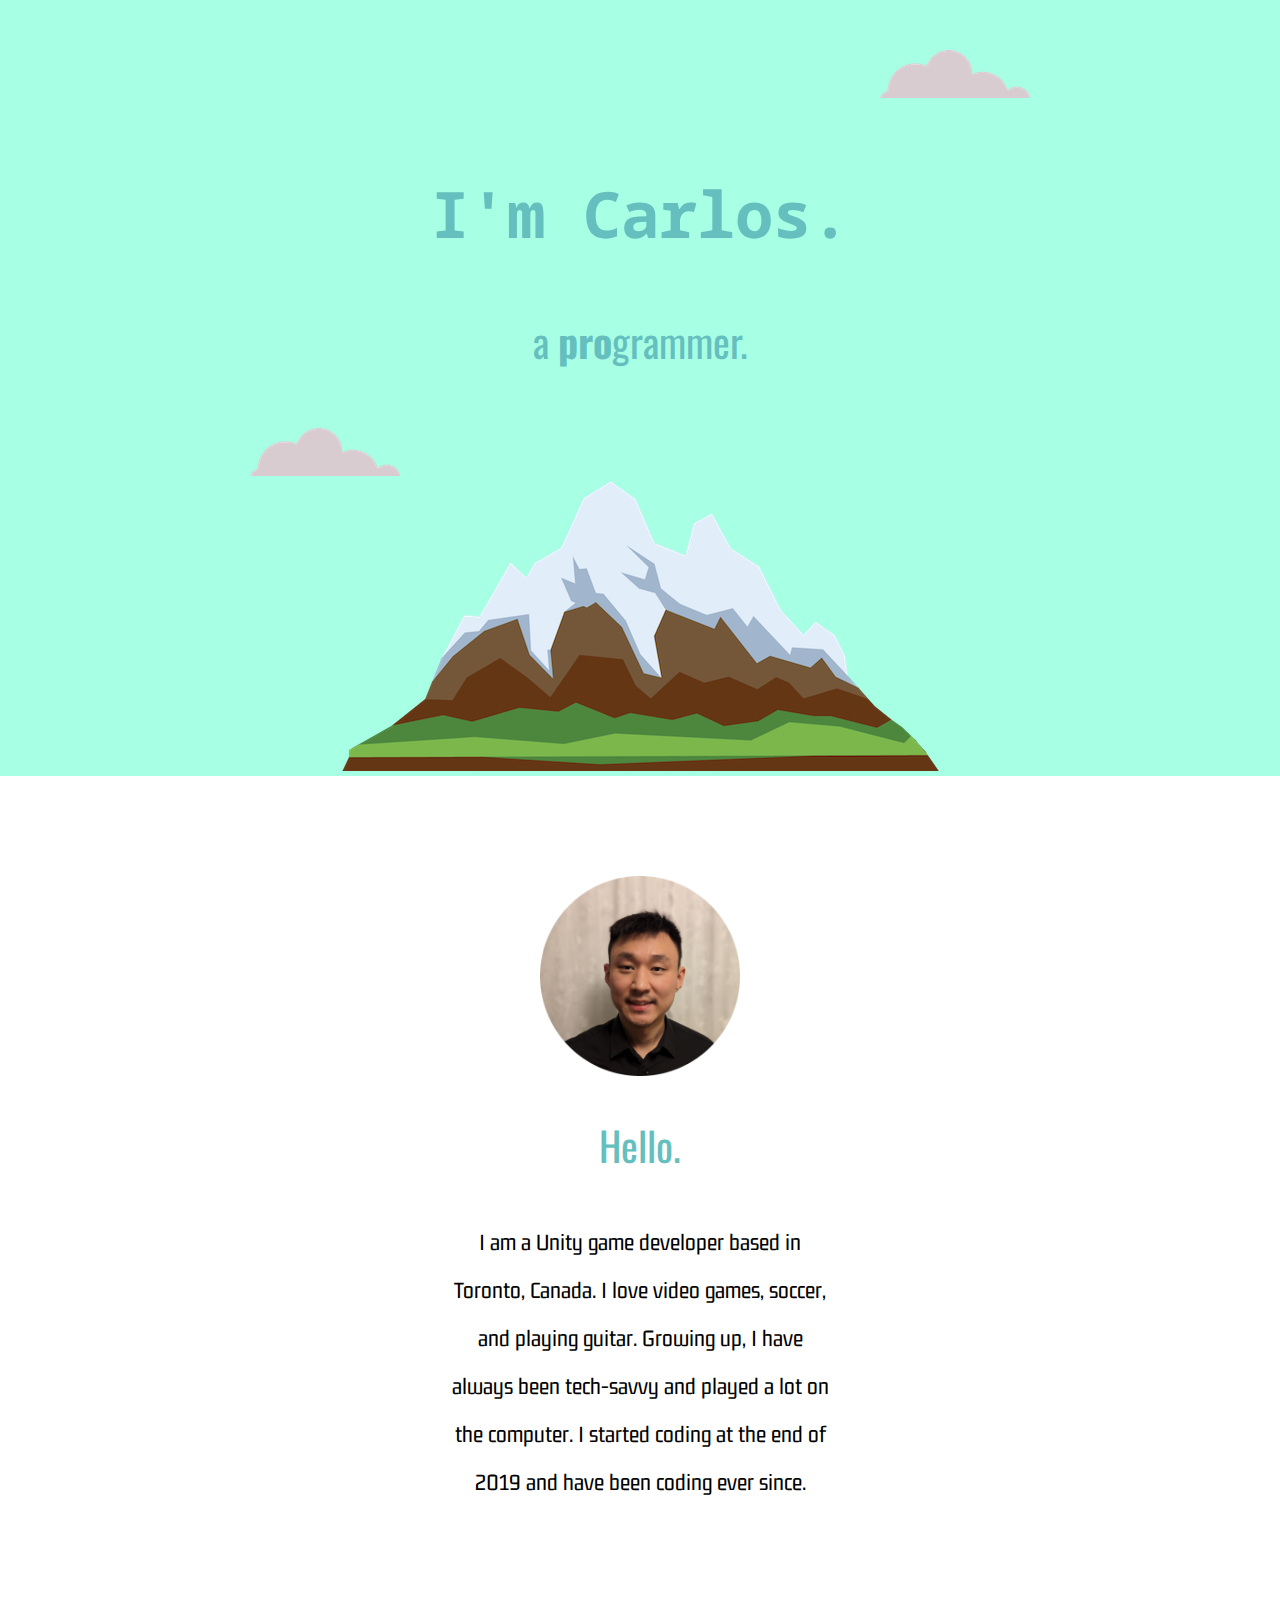
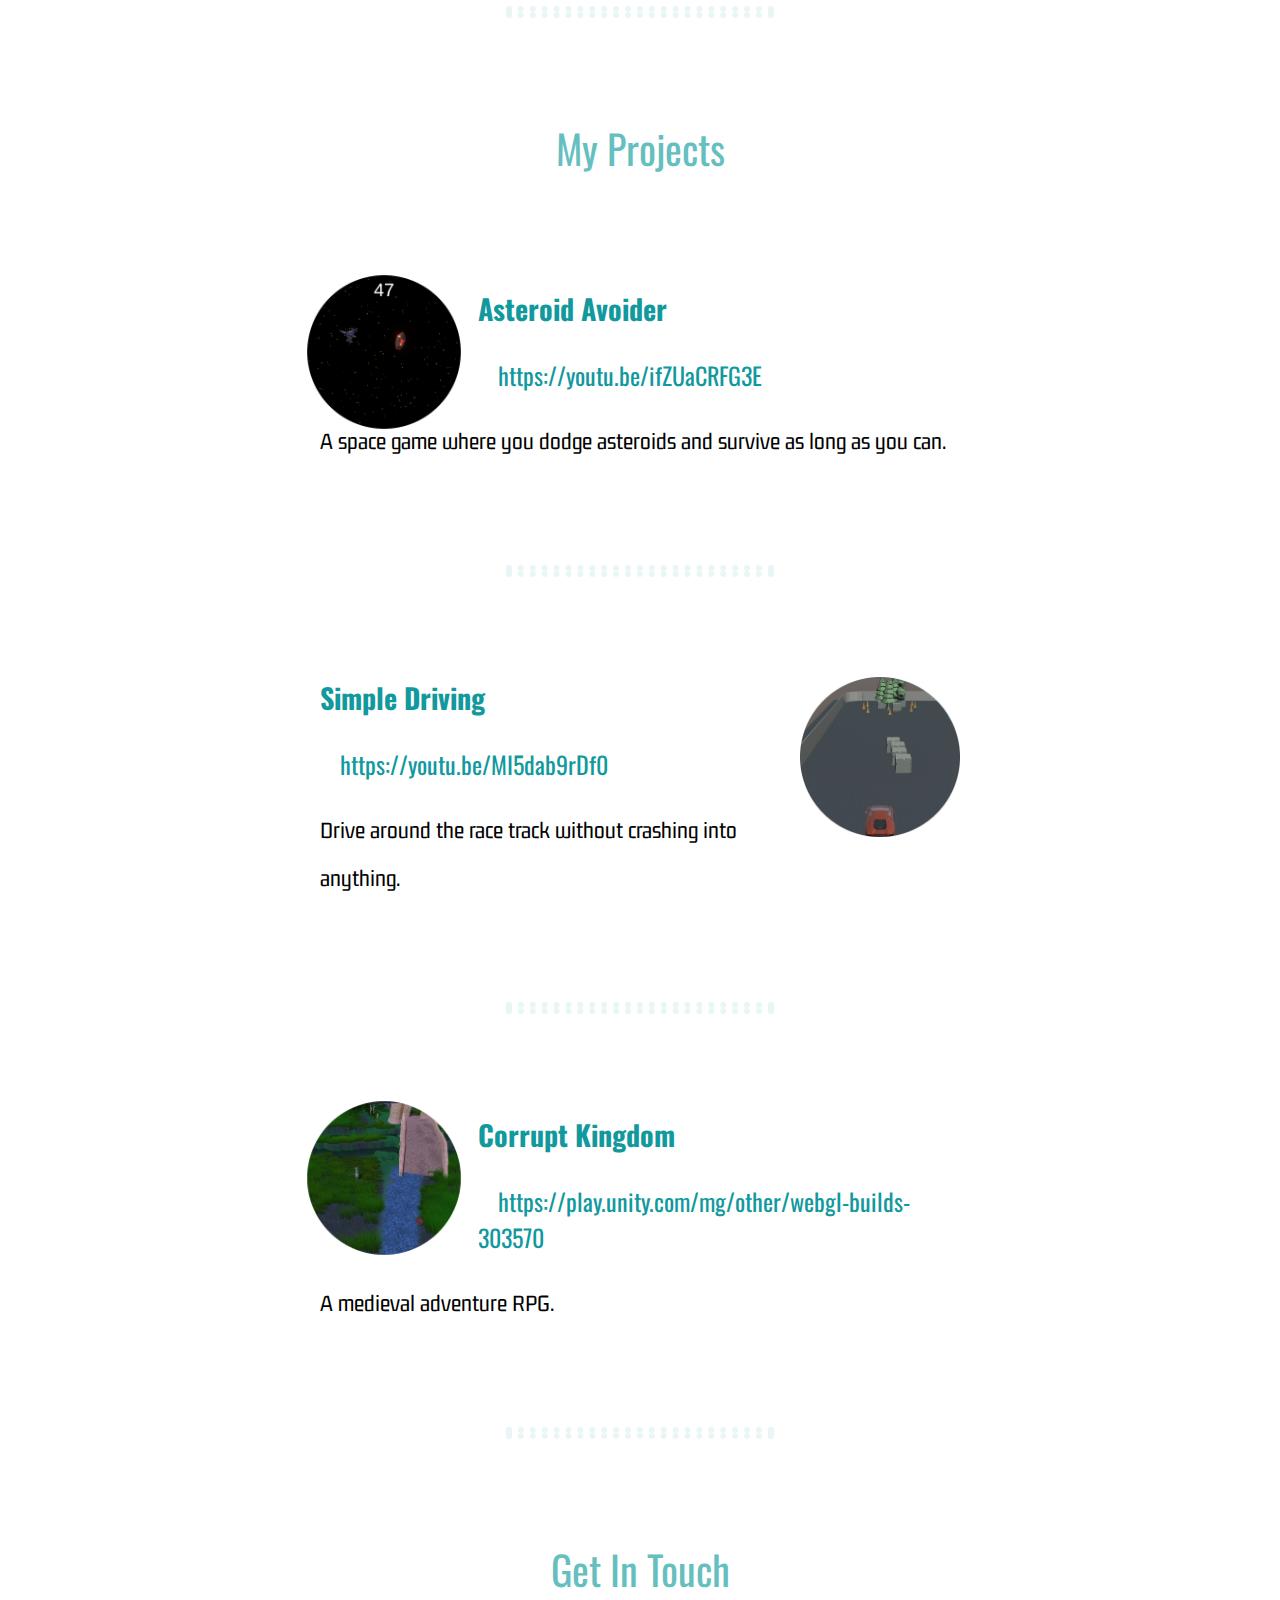
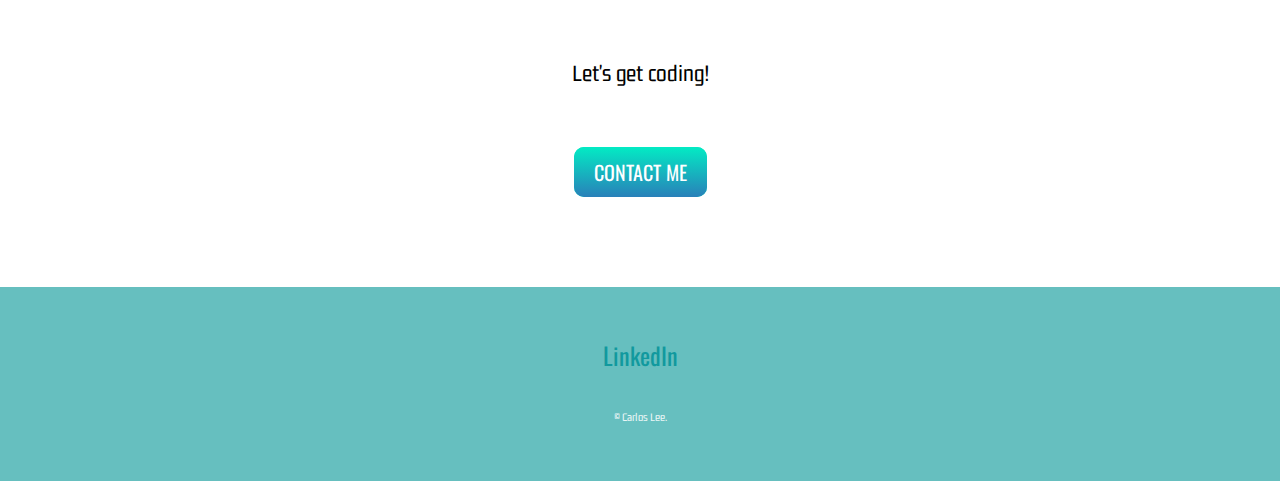
<file: index.html>
<!DOCTYPE html>
<html lang="en" dir="ltr">
  <head>
    <meta charset="utf-8">
    <link rel="stylesheet" href="css/styles.css">
    <link rel="icon" href="favicon.ico">
    <link rel="preconnect" href="https://fonts.googleapis.com">
    <link rel="preconnect" href="https://fonts.gstatic.com" crossorigin>
    <link href="https://fonts.googleapis.com/css2?family=Gemunu+Libre&family=Noto+Sans+Mono&family=Oswald&display=swap" rel="stylesheet">
    <title>My Site</title>
  </head>
  <body>
    <div class="top-container">
      <img class="top-cloud" src="images/cloud.png" alt="cloud-img">
      <h1>I'm Carlos.</h1>
      <h2>a <span class="pro">pro</span>grammer.</h2>
      <img class="bottom-cloud" src="images/cloud.png" alt="cloud-img">
      <img src="images/mountain.png" alt="mountain.png">
    </div>
    <div class="middle-container">
      <div class="profile">
        <img class="profilepic" src="images/carlos.png" alt="profile-img">
        <h2>Hello.</h2>
        <p class="intro">I am a Unity game developer based in Toronto, Canada. I love video games, soccer, and playing guitar. Growing up, I have always been tech-savvy and played a lot on the computer.
          I started coding at the end of 2019 and have been coding ever since.</p>
      </div>
      <hr>
      <div class="skills">
        <h2>My Projects</h2>
        <div class="skill-row">
          <img class="skill-left" src="images/asteroid-modified.png" alt="asteroid">
          <h3>Asteroid Avoider</h3>
          <a href="https://youtu.be/ifZUaCRFG3E">https://youtu.be/ifZUaCRFG3E</a>
          <p>A space game where you dodge asteroids and survive as long as you can.</p>
        </div>
        <hr>
        <div class="skill-row">
          <img class="skill-right" src="images/driving-modified.png" alt="driving">
          <h3>Simple Driving</h3>
          <a href="https://youtu.be/MI5dab9rDf0">https://youtu.be/MI5dab9rDf0</a>
          <p>Drive around the race track without crashing into anything.</p>
        </div>
        <hr>
        <div class="skill-row">
          <img class="skill-left" src="images/RPG-modified.png" alt="asteroid">
          <h3>Corrupt Kingdom</h3>
          <a href="https://play.unity.com/mg/other/webgl-builds-303570">https://play.unity.com/mg/other/webgl-builds-303570</a>
          <p>A medieval adventure RPG.</p>
        </div>

      </div>
      <hr>
      <div class="contact-me">
        <h2>Get In Touch</h2>
        <h3></h3>
        <p class="contact-message">Let's get coding!</p>
        <a class="btn" href="mailto:carlos.lee008@gmail.com">CONTACT ME</a>
      </div>
    </div>


    <div class="bottom-container">
      <a class="footer-link" href="https://www.linkedin.com/in/carlos-lee-9903a9123">LinkedIn</a>
      <p class="copyright">© Carlos Lee.</p>
    </div>


  </body>
</html>
</file>
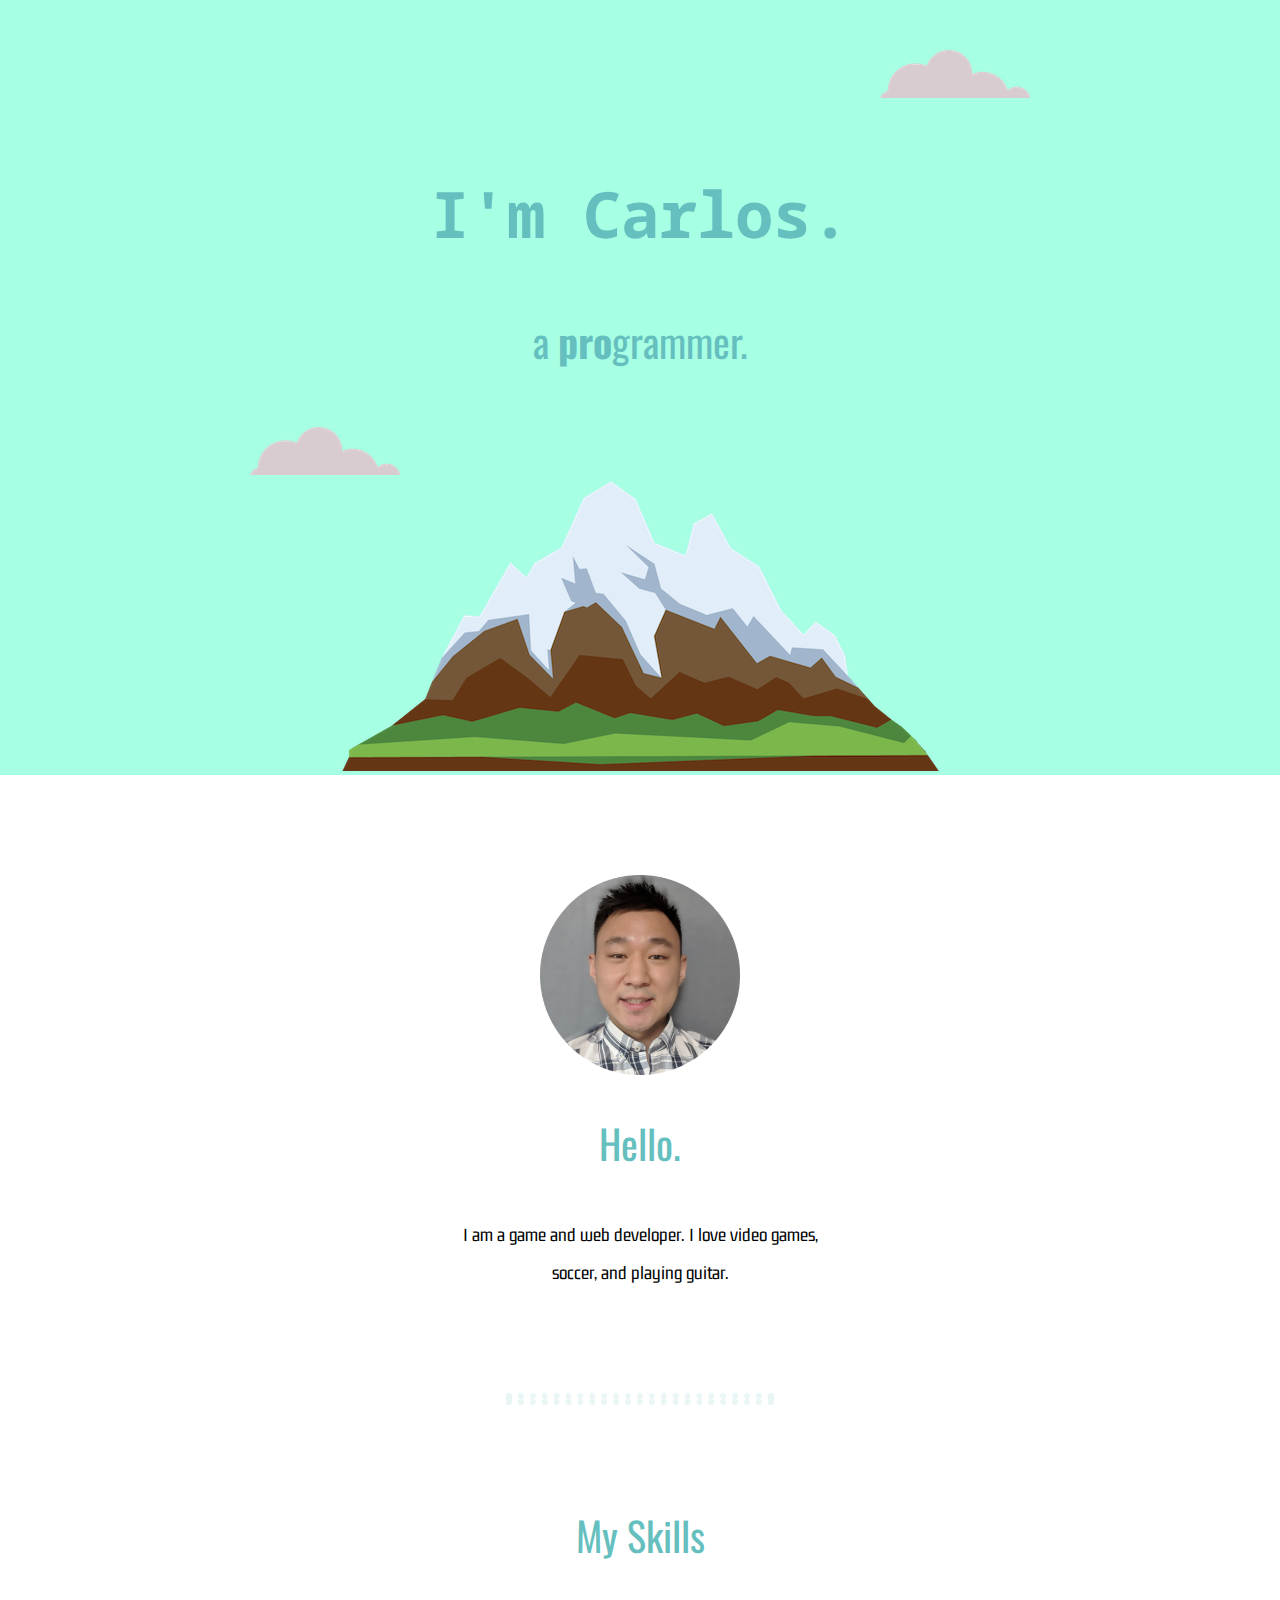
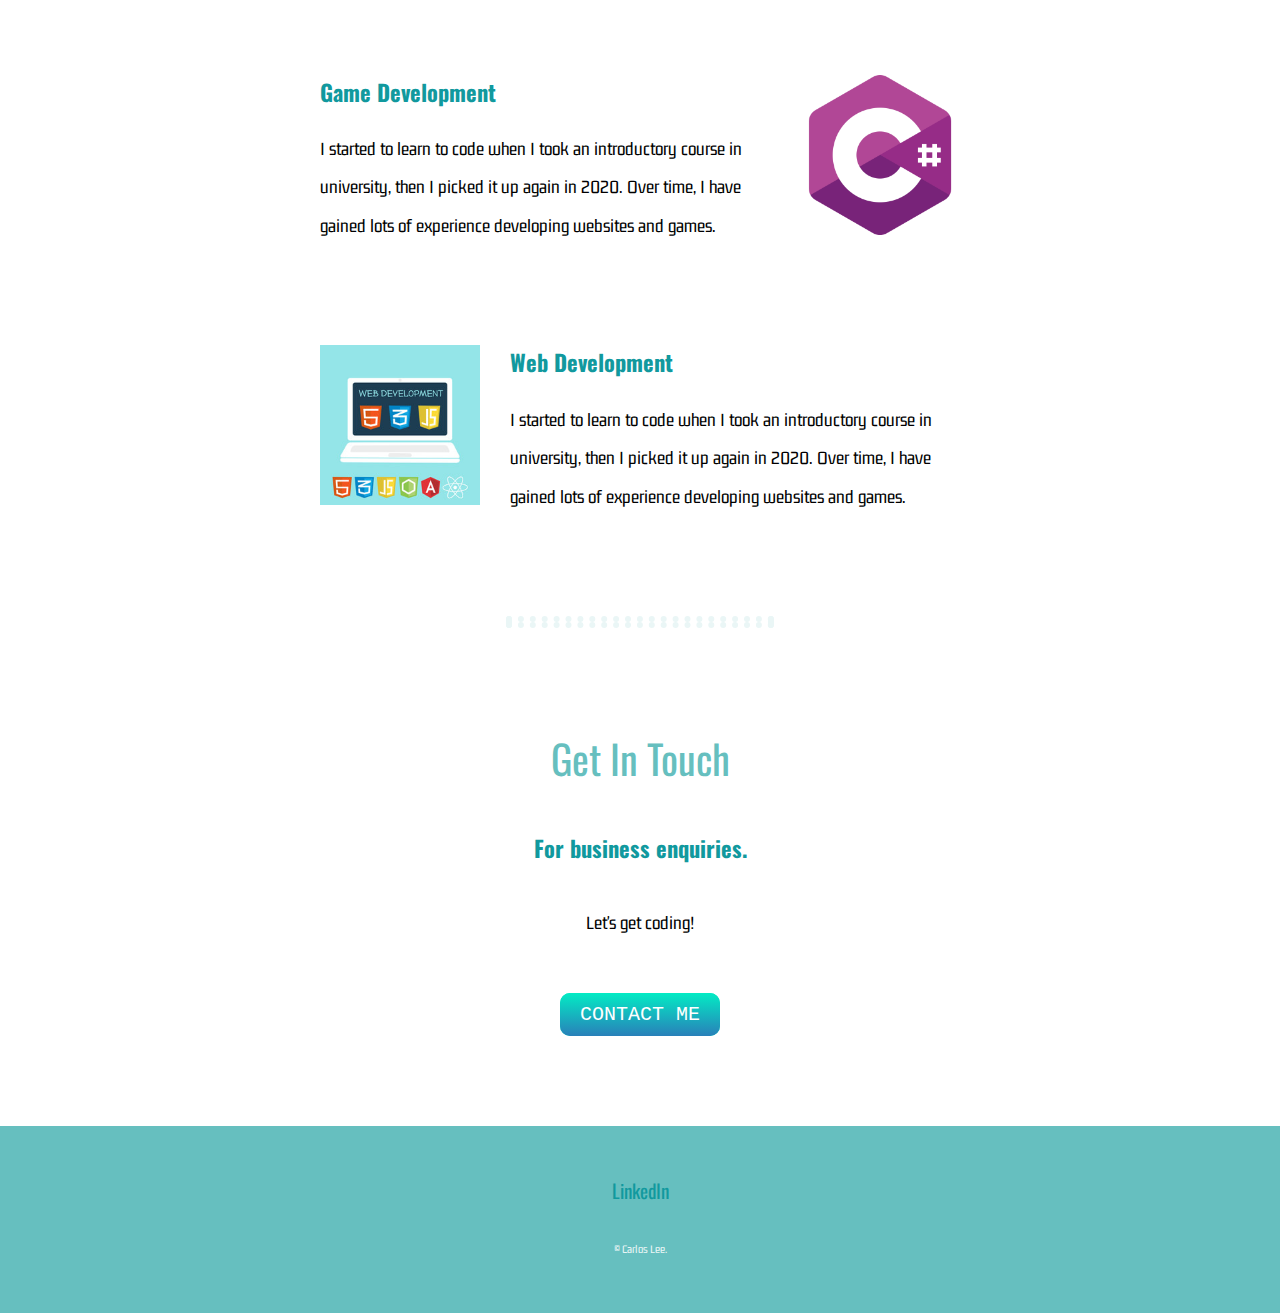
<file: CSS  - My Site/index.html>
<!DOCTYPE html>
<html lang="en" dir="ltr">
  <head>
    <meta charset="utf-8">
    <link rel="stylesheet" href="css/styles.css">
    <link rel="icon" href="favicon.ico">
    <link rel="preconnect" href="https://fonts.googleapis.com">
    <link rel="preconnect" href="https://fonts.gstatic.com" crossorigin>
    <link href="https://fonts.googleapis.com/css2?family=Gemunu+Libre&family=Noto+Sans+Mono&family=Oswald&display=swap" rel="stylesheet">
    <title>My Site</title>
  </head>
  <body>
    <div class="top-container">
      <img class="top-cloud" src="images/cloud.png" alt="cloud-img">
      <h1>I'm Carlos.</h1>
      <h2>a <span class="pro">pro</span>grammer.</h2>
      <img class="bottom-cloud" src="images/cloud.png" alt="cloud-img">
      <img src="images/mountain.png" alt="mountain.png">
    </div>
    <div class="middle-container">
      <div class="profile">
        <img class="profilepic" src="images/carlos.png" alt="profile-img">
        <h2>Hello.</h2>
        <p class="intro">I am a game and web developer. I love video games, soccer, and playing guitar.</p>
      </div>
      <hr>
      <div class="skills">
        <h2>My Skills</h2>
        <div class="skill-row">
          <img class="csharp" src="images/c-sharp.png" alt="csharp-img">
          <h3>Game Development</h3>
          <p>I started to learn to code when I took an introductory course in university, then I picked it up again in 2020. Over time, I have gained lots of experience developing websites and games.</p>
        </div>
        <div class="skill-row">
          <img class="computer" src="images/webdev.jpg" alt="computer-img">
          <h3>Web Development</h3>
          <p>I started to learn to code when I took an introductory course in university, then I picked it up again in 2020. Over time, I have gained lots of experience developing websites and games.</p>
        </div>
      </div>
      <hr>
      <div class="contact-me">
        <h2>Get In Touch</h2>
        <h3>For business enquiries.</h3>
        <p class="contact-message">Let's get coding!</p>
        <a class="btn" href="mailto:carlos.lee008@gmail.com">CONTACT ME</a>
      </div>
    </div>


    <div class="bottom-container">
      <a class="footer-link" href="https://www.linkedin.com/in/carlos-lee-60928894">LinkedIn</a>
      <p class="copyright">© Carlos Lee.</p>
    </div>


  </body>
</html>
</file>
<file: css/styles.css>
body {
  margin: 0;
  text-align: center;
  font-family: 'Gemunu Libre', sans-serif;
  font-size: 1.5rem;
}

h1 {
  margin: 50px auto 0 auto;
  font-family: 'Noto Sans Mono', monospace;
  font-size: 4rem;
  color: #66BFBF;
  line-height: 2;
}

h2 {
  font-family: 'Oswald', sans-serif;
  font-size: 2.5rem;
  font-weight: normal;
  color: #66BFBF;
  padding-bottom: 10px;
}

h3 {
  font-family: 'Oswald', sans-serif;
  color: #11999E;
}

a {
  color: #11999E;
  font-family: 'Oswald', sans-serif;
  margin: 10px 20px;
  text-decoration: none;
}

a:hover {
  color: #EAF6F6;
}

p {
  line-height: 2;
}

hr {
  border: dotted #EAF6F6 6px;
  width: 20%;
  margin: 100px auto;
}

.top-container {
  background-color: #A7FFE4;
  position: relative;
  padding-top: 100px;
}

.middle-container {
  margin: 100px 0;
}

.bottom-container {
  background-color: #66BFBF;
  padding: 50px 0 20px;
}

.intro {
  width: 30%;
  margin: auto;
}

.contact-message {
  width: 40%;
  margin: 40px auto 60px;
}

.copyright {
  color: #EAF6F6;
  font-size: 0.75rem;
  padding: 20px 0;

}

.top-cloud {
  position: absolute;
  right: 250px;
  top: 50px;
}

.bottom-cloud {
  position: absolute;
  left: 250px;
  bottom: 300px;
}

.profilepic {
  width: 200px;
  height: 200px;
}

.pro {
  font-weight: bold;
}

.skill-row {
  width: 50%;
  margin: 100px auto 100px auto;
  text-align: left;
}

.skill-right {
  width: 25%;
  float: right;
  margin-left: 30px;
  transform: scale(1);
  position: relative;
    
}

.skill-left {
  width: 20%;
  float: left;
  margin-right: 30px;
  transform: scale(1.2);
}

.btn {
  background: #03ebc4;
  background-image: -webkit-linear-gradient(top, #03ebc4, #2980b9);
  background-image: -moz-linear-gradient(top, #03ebc4, #2980b9);
  background-image: -ms-linear-gradient(top, #03ebc4, #2980b9);
  background-image: -o-linear-gradient(top, #03ebc4, #2980b9);
  background-image: linear-gradient(to bottom, #03ebc4, #2980b9);
  -webkit-border-radius: 10;
  -moz-border-radius: 10;
  border-radius: 10px;
  /* font-family: Courier New; */
  color: #ffffff;
  font-size: 20px;
  padding: 10px 20px 10px 20px;
  text-decoration: none;
}

.btn:hover {
  background: #3cb0fd;
  background-image: -webkit-linear-gradient(top, #3cb0fd, #3498db);
  background-image: -moz-linear-gradient(top, #3cb0fd, #3498db);
  background-image: -ms-linear-gradient(top, #3cb0fd, #3498db);
  background-image: -o-linear-gradient(top, #3cb0fd, #3498db);
  background-image: linear-gradient(to bottom, #3cb0fd, #3498db);
  text-decoration: none;
}
</file>
<file: CSS  - My Site/css/styles.css>
body {
  margin: 0;
  text-align: center;
  font-family: 'Gemunu Libre', sans-serif;
  font-size: 1.2rem;
}

h1 {
  margin: 50px auto 0 auto;
  font-family: 'Noto Sans Mono', monospace;
  font-size: 4rem;
  color: #66BFBF;
  line-height: 2;
}

h2 {
  font-family: 'Oswald', sans-serif;
  font-size: 2.5rem;
  font-weight: normal;
  color: #66BFBF;
  padding-bottom: 10px;
}

h3 {
  font-family: 'Oswald', sans-serif;
  color: #11999E;
}

a {
  color: #11999E;
  font-family: 'Oswald', sans-serif;
  margin: 10px 20px;
  text-decoration: none;
}

a:hover {
  color: #EAF6F6;
}

p {
  line-height: 2;
}

hr {
  border: dotted #EAF6F6 6px;
  width: 20%;
  margin: 100px auto;
}

.top-container {
  background-color: #A7FFE4;
  position: relative;
  padding-top: 100px;
}

.middle-container {
  margin: 100px 0;
}

.bottom-container {
  background-color: #66BFBF;
  padding: 50px 0 20px;
}

.intro {
  width: 30%;
  margin: auto;
}

.contact-message {
  width: 40%;
  margin: 40px auto 60px;
}

.copyright {
  color: #EAF6F6;
  font-size: 0.75rem;
  padding: 20px 0;

}

.top-cloud {
  position: absolute;
  right: 250px;
  top: 50px;
}

.bottom-cloud {
  position: absolute;
  left: 250px;
  bottom: 300px;
}

.profilepic {
  width: 200px;
  height: 200px;
}

.pro {
  font-weight: bold;
}

.skill-row {
  width: 50%;
  margin: 100px auto 100px auto;
  text-align: left;
}

.csharp {
  width: 25%;
  float: right;
  margin-left: 30px;
}

.computer {
  width: 25%;
  float: left;
  margin-right: 30px;
}

.btn {
  background: #03ebc4;
  background-image: -webkit-linear-gradient(top, #03ebc4, #2980b9);
  background-image: -moz-linear-gradient(top, #03ebc4, #2980b9);
  background-image: -ms-linear-gradient(top, #03ebc4, #2980b9);
  background-image: -o-linear-gradient(top, #03ebc4, #2980b9);
  background-image: linear-gradient(to bottom, #03ebc4, #2980b9);
  -webkit-border-radius: 10;
  -moz-border-radius: 10;
  border-radius: 10px;
  font-family: Courier New;
  color: #ffffff;
  font-size: 20px;
  padding: 10px 20px 10px 20px;
  text-decoration: none;
}

.btn:hover {
  background: #3cb0fd;
  background-image: -webkit-linear-gradient(top, #3cb0fd, #3498db);
  background-image: -moz-linear-gradient(top, #3cb0fd, #3498db);
  background-image: -ms-linear-gradient(top, #3cb0fd, #3498db);
  background-image: -o-linear-gradient(top, #3cb0fd, #3498db);
  background-image: linear-gradient(to bottom, #3cb0fd, #3498db);
  text-decoration: none;
}
</file>
